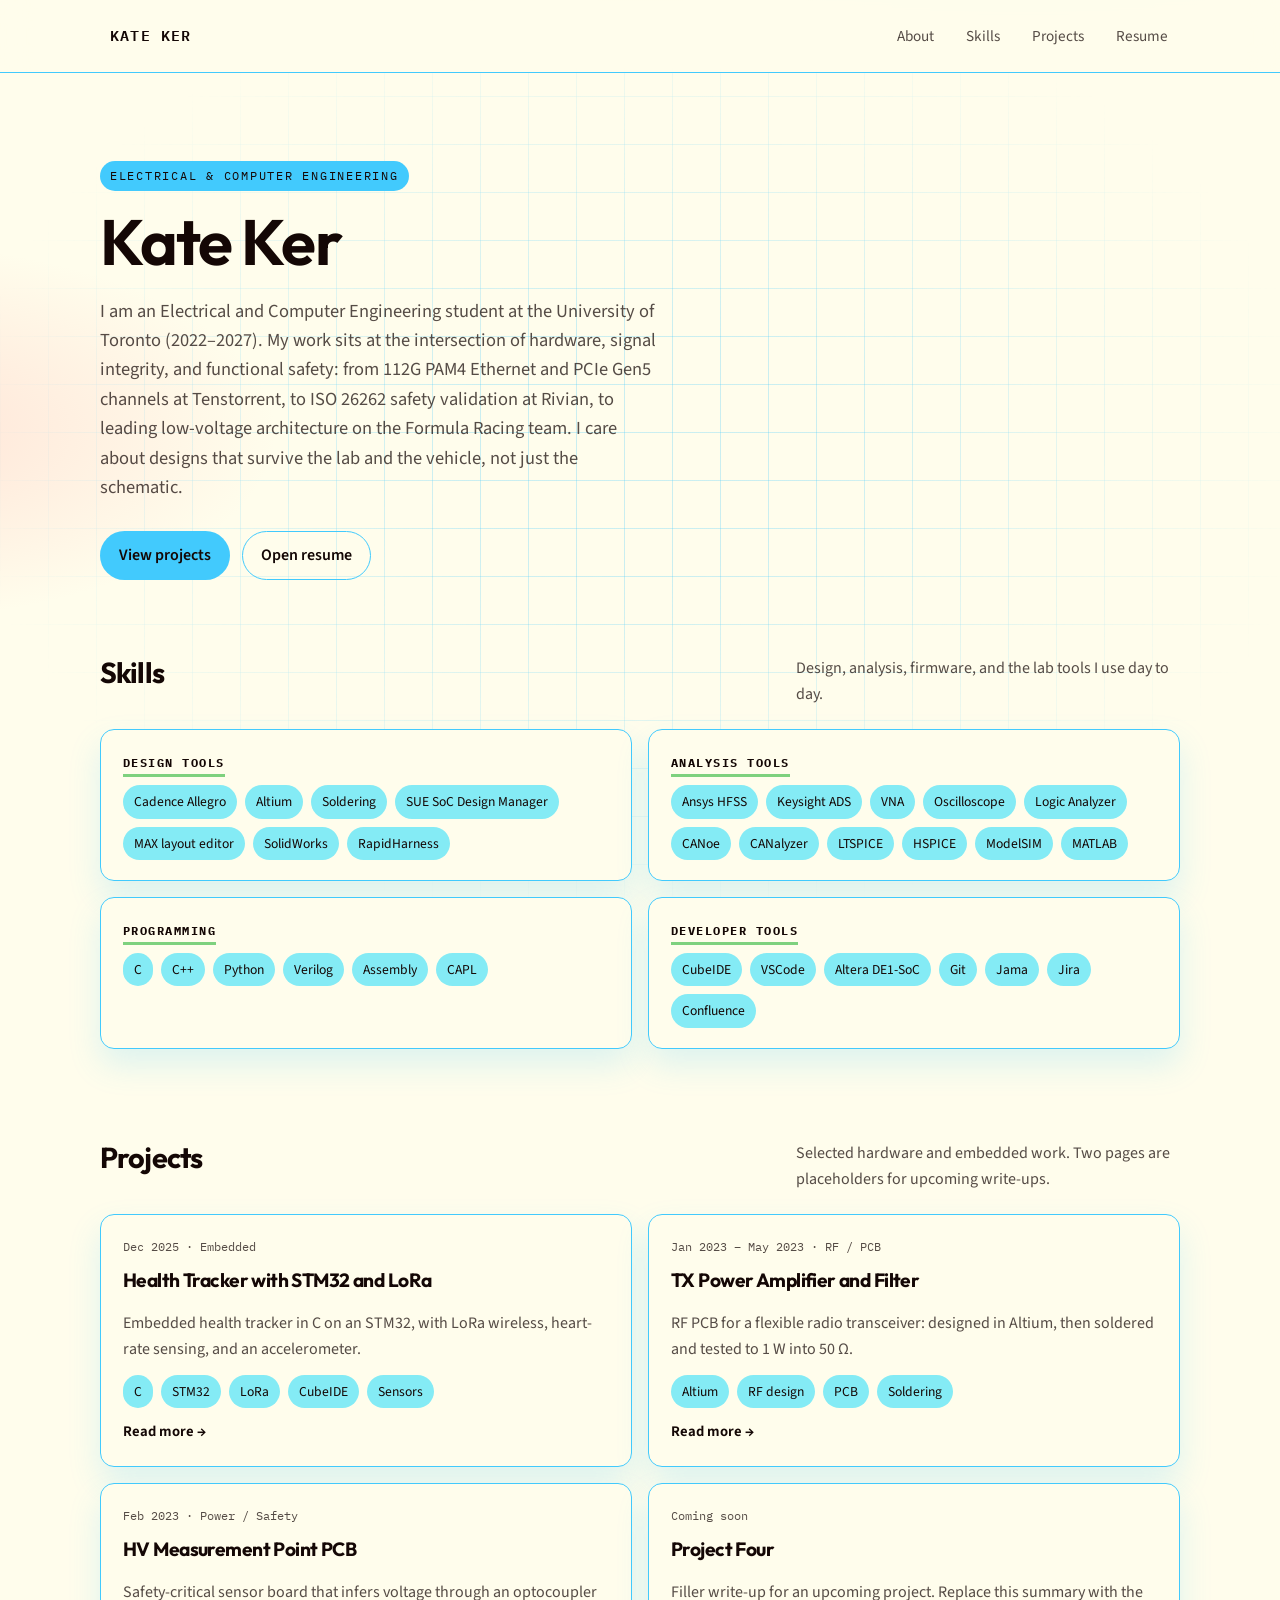
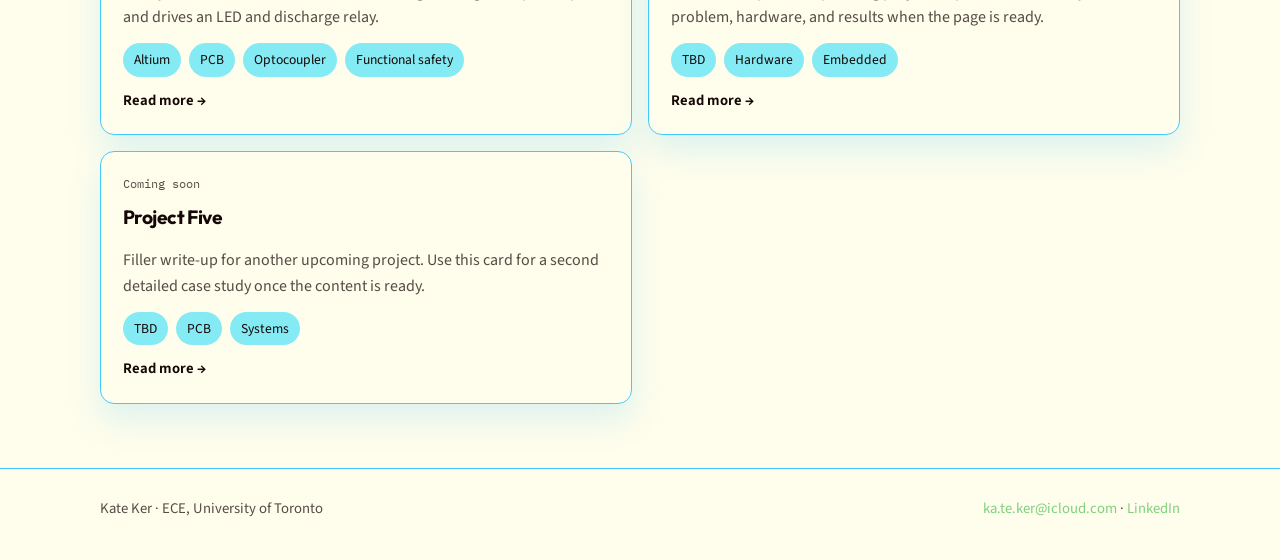
<file: index.html>
<!DOCTYPE html>
<html lang="en">
  <head>
    <meta charset="utf-8" />
    <meta name="viewport" content="width=device-width, initial-scale=1" />
    <title>Kate Ker | Electrical & Computer Engineering</title>
    <meta
      name="description"
      content="Portfolio of Kate Ker, Electrical and Computer Engineering student at the University of Toronto. Signal integrity, functional safety, PCB design, and embedded systems."
    />
    <link rel="preconnect" href="https://fonts.googleapis.com" />
    <link rel="preconnect" href="https://fonts.gstatic.com" crossorigin />
    <link
      href="https://fonts.googleapis.com/css2?family=IBM+Plex+Mono:wght@400;600&family=Outfit:wght@500;650&family=Source+Sans+3:wght@400;600;700&display=swap"
      rel="stylesheet"
    />
    <link rel="stylesheet" href="css/styles.css" />
  </head>
  <body>
    <div class="page-bg" aria-hidden="true"></div>
    <header class="site-header">
      <div class="wrap header-inner">
        <a class="logo" href="index.html">Kate Ker</a>
        <button class="nav-toggle" type="button" aria-expanded="false" aria-controls="site-nav">
          Menu
        </button>
        <nav class="nav" id="site-nav">
          <a href="#about">About</a>
          <a href="#skills">Skills</a>
          <a href="#projects">Projects</a>
          <a href="resume.html">Resume</a>
        </nav>
      </div>
    </header>

    <main>
      <section class="hero" id="about">
        <div class="wrap">
          <p class="kicker">Electrical &amp; Computer Engineering</p>
          <h1>Kate Ker</h1>
          <p class="lede">
            I am an Electrical and Computer Engineering student at the University of Toronto
            (2022–2027). My work sits at the intersection of hardware, signal integrity, and
            functional safety: from 112G PAM4 Ethernet and PCIe Gen5 channels at Tenstorrent, to
            ISO 26262 safety validation at Rivian, to leading low-voltage architecture on the
            Formula Racing team. I care about designs that survive the lab and the vehicle, not just
            the schematic.
          </p>
          <div class="hero-actions">
            <a class="btn btn-primary" href="#projects">View projects</a>
            <a class="btn btn-ghost" href="resume.html">Open resume</a>
          </div>
        </div>
      </section>

      <section id="skills">
        <div class="wrap">
          <div class="section-head">
            <h2>Skills</h2>
            <p>Design, analysis, firmware, and the lab tools I use day to day.</p>
          </div>
          <div class="skill-groups">
            <article class="skill-card">
              <h3>Design tools</h3>
              <div class="tags">
                <span class="tag">Cadence Allegro</span>
                <span class="tag">Altium</span>
                <span class="tag">Soldering</span>
                <span class="tag">SUE SoC Design Manager</span>
                <span class="tag">MAX layout editor</span>
                <span class="tag">SolidWorks</span>
                <span class="tag">RapidHarness</span>
              </div>
            </article>
            <article class="skill-card">
              <h3>Analysis tools</h3>
              <div class="tags">
                <span class="tag">Ansys HFSS</span>
                <span class="tag">Keysight ADS</span>
                <span class="tag">VNA</span>
                <span class="tag">Oscilloscope</span>
                <span class="tag">Logic Analyzer</span>
                <span class="tag">CANoe</span>
                <span class="tag">CANalyzer</span>
                <span class="tag">LTSPICE</span>
                <span class="tag">HSPICE</span>
                <span class="tag">ModelSIM</span>
                <span class="tag">MATLAB</span>
              </div>
            </article>
            <article class="skill-card">
              <h3>Programming</h3>
              <div class="tags">
                <span class="tag">C</span>
                <span class="tag">C++</span>
                <span class="tag">Python</span>
                <span class="tag">Verilog</span>
                <span class="tag">Assembly</span>
                <span class="tag">CAPL</span>
              </div>
            </article>
            <article class="skill-card">
              <h3>Developer tools</h3>
              <div class="tags">
                <span class="tag">CubeIDE</span>
                <span class="tag">VSCode</span>
                <span class="tag">Altera DE1-SoC</span>
                <span class="tag">Git</span>
                <span class="tag">Jama</span>
                <span class="tag">Jira</span>
                <span class="tag">Confluence</span>
              </div>
            </article>
          </div>
        </div>
      </section>

      <section id="projects">
        <div class="wrap">
          <div class="section-head">
            <h2>Projects</h2>
            <p>Selected hardware and embedded work. Two pages are placeholders for upcoming write-ups.</p>
          </div>
          <div class="project-grid">
            <a class="project-card" href="projects/health-tracker.html">
              <p class="meta">Dec 2025 · Embedded</p>
              <h3>Health Tracker with STM32 and LoRa</h3>
              <p>
                Embedded health tracker in C on an STM32, with LoRa wireless, heart-rate sensing,
                and an accelerometer.
              </p>
              <div class="tags">
                <span class="tag">C</span>
                <span class="tag">STM32</span>
                <span class="tag">LoRa</span>
                <span class="tag">CubeIDE</span>
                <span class="tag">Sensors</span>
              </div>
              <span class="cta">Read more →</span>
            </a>

            <a class="project-card" href="projects/tx-power-amplifier.html">
              <p class="meta">Jan 2023 – May 2023 · RF / PCB</p>
              <h3>TX Power Amplifier and Filter</h3>
              <p>
                RF PCB for a flexible radio transceiver: designed in Altium, then soldered and
                tested to 1 W into 50 Ω.
              </p>
              <div class="tags">
                <span class="tag">Altium</span>
                <span class="tag">RF design</span>
                <span class="tag">PCB</span>
                <span class="tag">Soldering</span>
              </div>
              <span class="cta">Read more →</span>
            </a>

            <a class="project-card" href="projects/hv-measurement-pcb.html">
              <p class="meta">Feb 2023 · Power / Safety</p>
              <h3>HV Measurement Point PCB</h3>
              <p>
                Safety-critical sensor board that infers voltage through an optocoupler and drives
                an LED and discharge relay.
              </p>
              <div class="tags">
                <span class="tag">Altium</span>
                <span class="tag">PCB</span>
                <span class="tag">Optocoupler</span>
                <span class="tag">Functional safety</span>
              </div>
              <span class="cta">Read more →</span>
            </a>

            <a class="project-card" href="projects/project-four.html">
              <p class="meta">Coming soon</p>
              <h3>Project Four</h3>
              <p>
                Filler write-up for an upcoming project. Replace this summary with the problem,
                hardware, and results when the page is ready.
              </p>
              <div class="tags">
                <span class="tag">TBD</span>
                <span class="tag">Hardware</span>
                <span class="tag">Embedded</span>
              </div>
              <span class="cta">Read more →</span>
            </a>

            <a class="project-card" href="projects/project-five.html">
              <p class="meta">Coming soon</p>
              <h3>Project Five</h3>
              <p>
                Filler write-up for another upcoming project. Use this card for a second detailed
                case study once the content is ready.
              </p>
              <div class="tags">
                <span class="tag">TBD</span>
                <span class="tag">PCB</span>
                <span class="tag">Systems</span>
              </div>
              <span class="cta">Read more →</span>
            </a>
          </div>
        </div>
      </section>
    </main>

    <footer class="site-footer">
      <div class="wrap footer-inner">
        <span>Kate Ker · ECE, University of Toronto</span>
        <span>
          <a href="mailto:ka.te.ker@icloud.com">ka.te.ker@icloud.com</a>
          ·
          <a href="https://www.linkedin.com/in/kate-ker/" target="_blank" rel="noreferrer">LinkedIn</a>
        </span>
      </div>
    </footer>
    <script src="js/main.js"></script>
  </body>
</html>
</file>
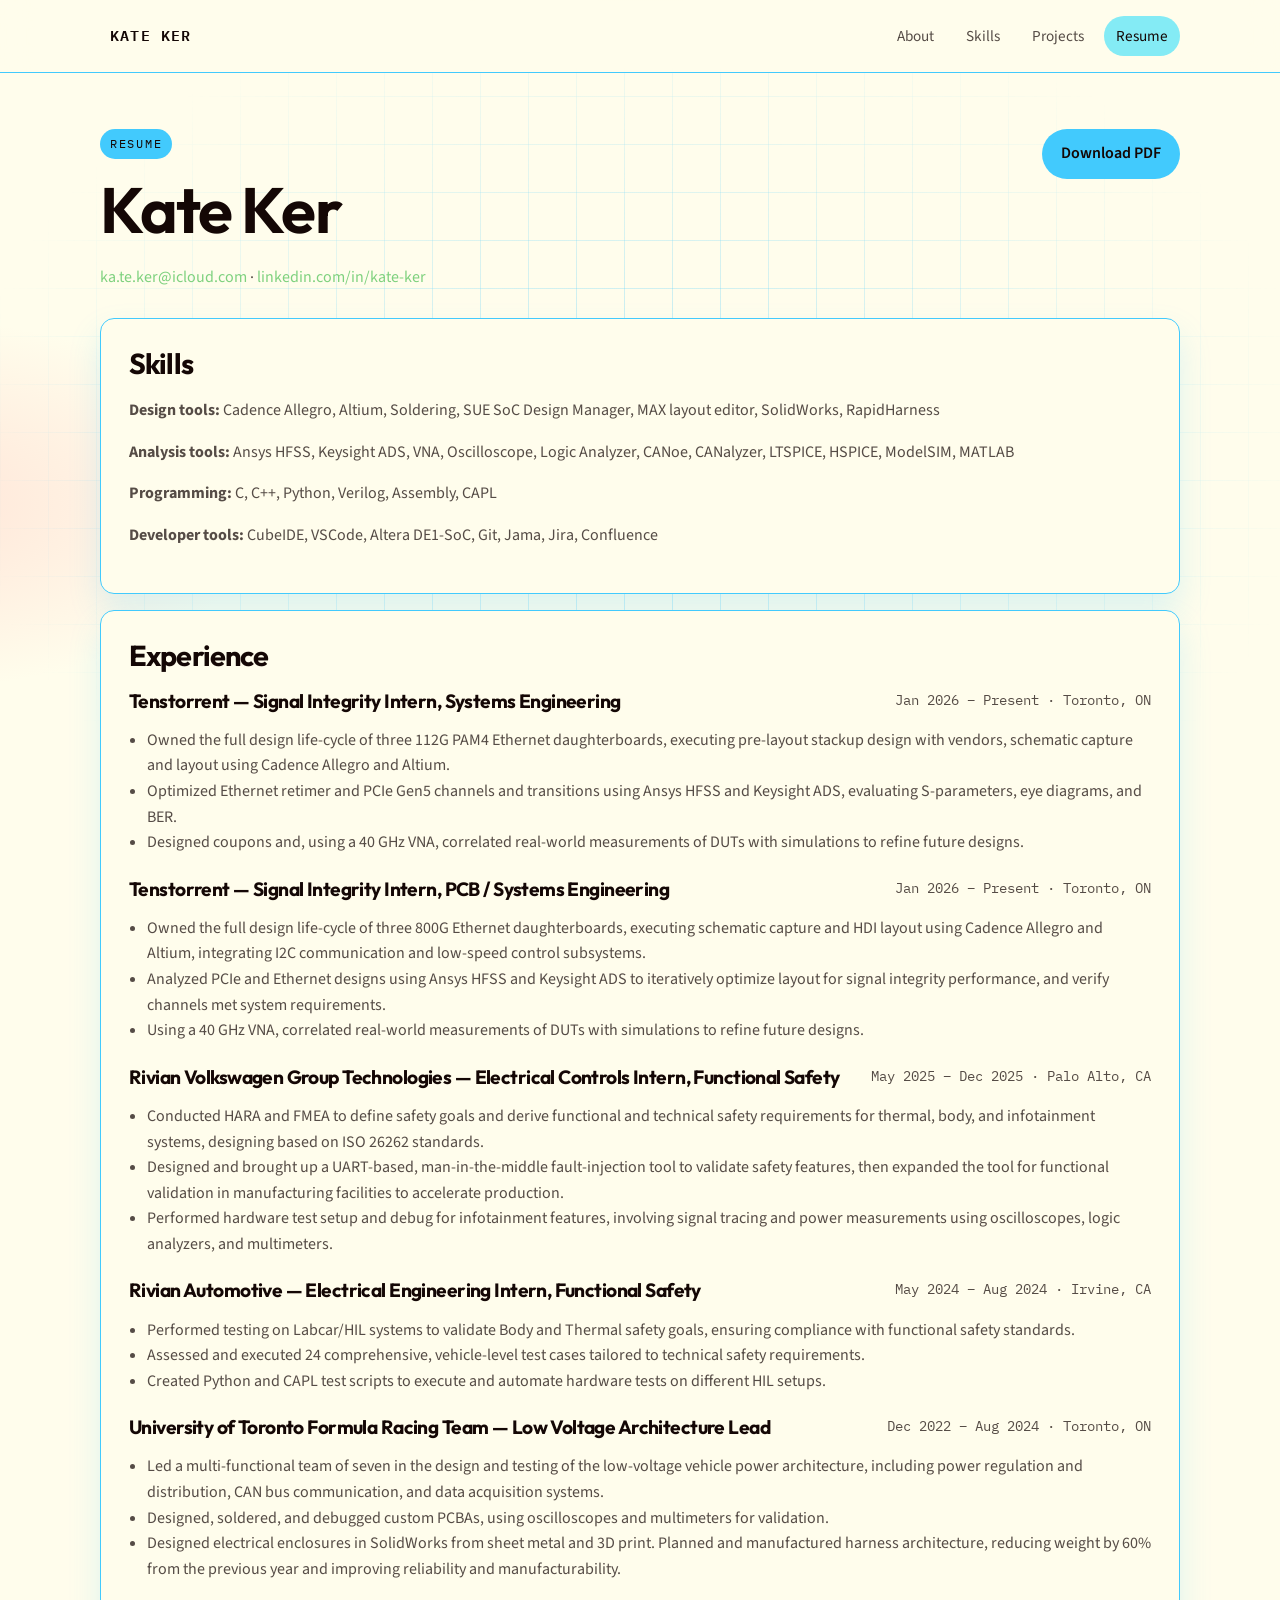
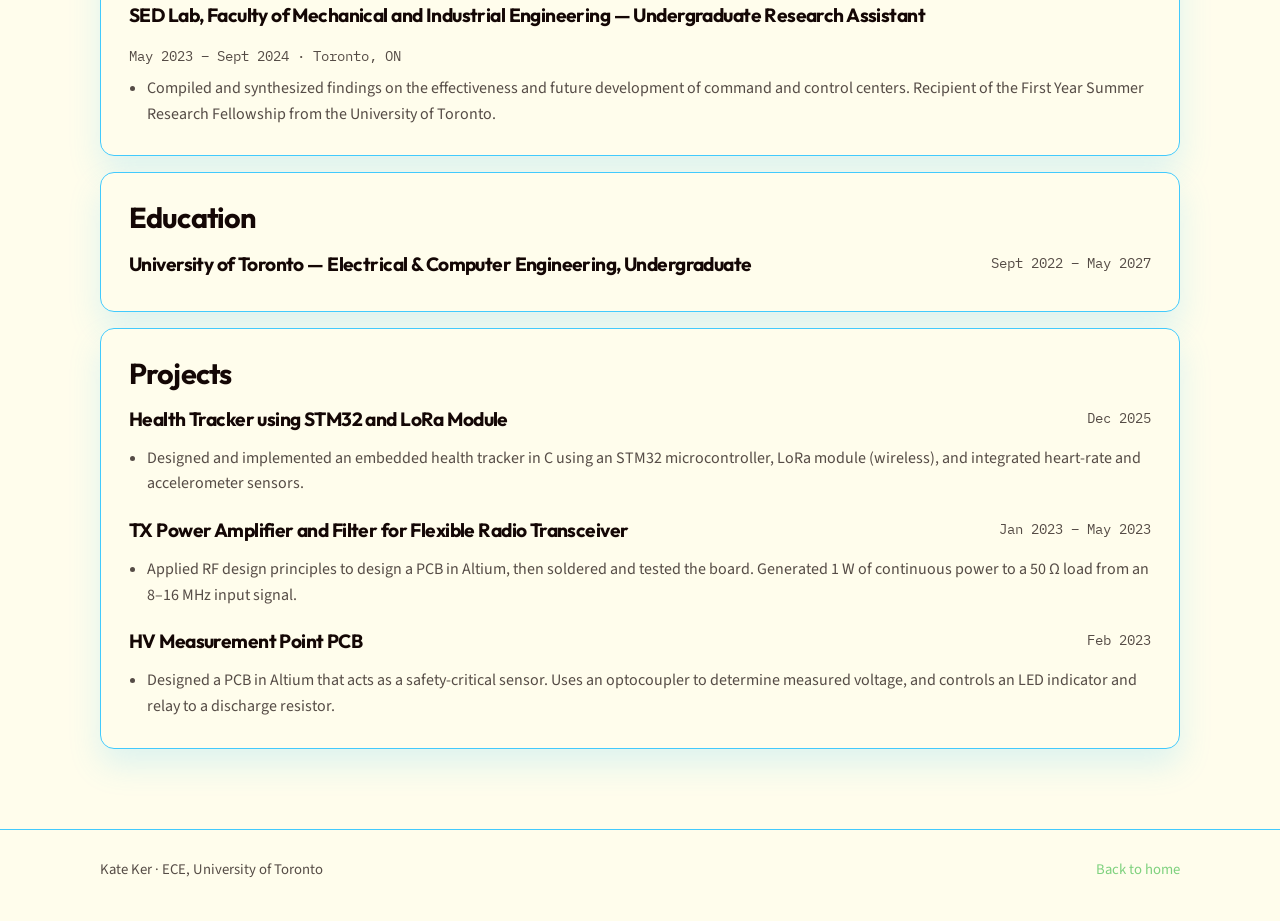
<file: resume.html>
<!DOCTYPE html>
<html lang="en">
  <head>
    <meta charset="utf-8" />
    <meta name="viewport" content="width=device-width, initial-scale=1" />
    <title>Resume | Kate Ker</title>
    <link rel="preconnect" href="https://fonts.googleapis.com" />
    <link rel="preconnect" href="https://fonts.gstatic.com" crossorigin />
    <link
      href="https://fonts.googleapis.com/css2?family=IBM+Plex+Mono:wght@400;600&family=Outfit:wght@500;650&family=Source+Sans+3:wght@400;600;700&display=swap"
      rel="stylesheet"
    />
    <link rel="stylesheet" href="css/styles.css" />
  </head>
  <body>
    <div class="page-bg" aria-hidden="true"></div>
    <header class="site-header">
      <div class="wrap header-inner">
        <a class="logo" href="index.html">Kate Ker</a>
        <button class="nav-toggle" type="button" aria-expanded="false" aria-controls="site-nav">
          Menu
        </button>
        <nav class="nav" id="site-nav">
          <a href="index.html#about">About</a>
          <a href="index.html#skills">Skills</a>
          <a href="index.html#projects">Projects</a>
          <a href="resume.html" aria-current="page">Resume</a>
        </nav>
      </div>
    </header>

    <main class="page">
      <div class="wrap">
        <div class="resume-top">
          <div>
            <p class="kicker">Resume</p>
            <h1>Kate Ker</h1>
            <p class="resume-contact">
              <a href="mailto:ka.te.ker@icloud.com">ka.te.ker@icloud.com</a>
              ·
              <a href="https://www.linkedin.com/in/kate-ker/" target="_blank" rel="noreferrer">linkedin.com/in/kate-ker</a>
            </p>
          </div>
          <a class="btn btn-primary" href="assets/Kate-Ker-Resume.pdf">Download PDF</a>
        </div>

        <article class="resume-block">
          <h2>Skills</h2>
          <p><strong>Design tools:</strong> Cadence Allegro, Altium, Soldering, SUE SoC Design Manager, MAX layout editor, SolidWorks, RapidHarness</p>
          <p><strong>Analysis tools:</strong> Ansys HFSS, Keysight ADS, VNA, Oscilloscope, Logic Analyzer, CANoe, CANalyzer, LTSPICE, HSPICE, ModelSIM, MATLAB</p>
          <p><strong>Programming:</strong> C, C++, Python, Verilog, Assembly, CAPL</p>
          <p><strong>Developer tools:</strong> CubeIDE, VSCode, Altera DE1-SoC, Git, Jama, Jira, Confluence</p>
        </article>

        <article class="resume-block">
          <h2>Experience</h2>

          <div class="resume-job">
            <div class="job-head">
              <h3>Tenstorrent — Signal Integrity Intern, Systems Engineering</h3>
              <span>Jan 2026 – Present · Toronto, ON</span>
            </div>
            <ul>
              <li>Owned the full design life-cycle of three 112G PAM4 Ethernet daughterboards, executing pre-layout stackup design with vendors, schematic capture and layout using Cadence Allegro and Altium.</li>
              <li>Optimized Ethernet retimer and PCIe Gen5 channels and transitions using Ansys HFSS and Keysight ADS, evaluating S-parameters, eye diagrams, and BER.</li>
              <li>Designed coupons and, using a 40 GHz VNA, correlated real-world measurements of DUTs with simulations to refine future designs.</li>
            </ul>
          </div>

          <div class="resume-job">
            <div class="job-head">
              <h3>Tenstorrent — Signal Integrity Intern, PCB / Systems Engineering</h3>
              <span>Jan 2026 – Present · Toronto, ON</span>
            </div>
            <ul>
              <li>Owned the full design life-cycle of three 800G Ethernet daughterboards, executing schematic capture and HDI layout using Cadence Allegro and Altium, integrating I2C communication and low-speed control subsystems.</li>
              <li>Analyzed PCIe and Ethernet designs using Ansys HFSS and Keysight ADS to iteratively optimize layout for signal integrity performance, and verify channels met system requirements.</li>
              <li>Using a 40 GHz VNA, correlated real-world measurements of DUTs with simulations to refine future designs.</li>
            </ul>
          </div>

          <div class="resume-job">
            <div class="job-head">
              <h3>Rivian Volkswagen Group Technologies — Electrical Controls Intern, Functional Safety</h3>
              <span>May 2025 – Dec 2025 · Palo Alto, CA</span>
            </div>
            <ul>
              <li>Conducted HARA and FMEA to define safety goals and derive functional and technical safety requirements for thermal, body, and infotainment systems, designing based on ISO 26262 standards.</li>
              <li>Designed and brought up a UART-based, man-in-the-middle fault-injection tool to validate safety features, then expanded the tool for functional validation in manufacturing facilities to accelerate production.</li>
              <li>Performed hardware test setup and debug for infotainment features, involving signal tracing and power measurements using oscilloscopes, logic analyzers, and multimeters.</li>
            </ul>
          </div>

          <div class="resume-job">
            <div class="job-head">
              <h3>Rivian Automotive — Electrical Engineering Intern, Functional Safety</h3>
              <span>May 2024 – Aug 2024 · Irvine, CA</span>
            </div>
            <ul>
              <li>Performed testing on Labcar/HIL systems to validate Body and Thermal safety goals, ensuring compliance with functional safety standards.</li>
              <li>Assessed and executed 24 comprehensive, vehicle-level test cases tailored to technical safety requirements.</li>
              <li>Created Python and CAPL test scripts to execute and automate hardware tests on different HIL setups.</li>
            </ul>
          </div>

          <div class="resume-job">
            <div class="job-head">
              <h3>University of Toronto Formula Racing Team — Low Voltage Architecture Lead</h3>
              <span>Dec 2022 – Aug 2024 · Toronto, ON</span>
            </div>
            <ul>
              <li>Led a multi-functional team of seven in the design and testing of the low-voltage vehicle power architecture, including power regulation and distribution, CAN bus communication, and data acquisition systems.</li>
              <li>Designed, soldered, and debugged custom PCBAs, using oscilloscopes and multimeters for validation.</li>
              <li>Designed electrical enclosures in SolidWorks from sheet metal and 3D print. Planned and manufactured harness architecture, reducing weight by 60% from the previous year and improving reliability and manufacturability.</li>
            </ul>
          </div>

          <div class="resume-job">
            <div class="job-head">
              <h3>SED Lab, Faculty of Mechanical and Industrial Engineering — Undergraduate Research Assistant</h3>
              <span>May 2023 – Sept 2024 · Toronto, ON</span>
            </div>
            <ul>
              <li>Compiled and synthesized findings on the effectiveness and future development of command and control centers. Recipient of the First Year Summer Research Fellowship from the University of Toronto.</li>
            </ul>
          </div>
        </article>

        <article class="resume-block">
          <h2>Education</h2>
          <div class="job-head">
            <h3>University of Toronto — Electrical &amp; Computer Engineering, Undergraduate</h3>
            <span>Sept 2022 – May 2027</span>
          </div>
        </article>

        <article class="resume-block">
          <h2>Projects</h2>
          <div class="resume-job">
            <div class="job-head">
              <h3>Health Tracker using STM32 and LoRa Module</h3>
              <span>Dec 2025</span>
            </div>
            <ul>
              <li>Designed and implemented an embedded health tracker in C using an STM32 microcontroller, LoRa module (wireless), and integrated heart-rate and accelerometer sensors.</li>
            </ul>
          </div>
          <div class="resume-job">
            <div class="job-head">
              <h3>TX Power Amplifier and Filter for Flexible Radio Transceiver</h3>
              <span>Jan 2023 – May 2023</span>
            </div>
            <ul>
              <li>Applied RF design principles to design a PCB in Altium, then soldered and tested the board. Generated 1 W of continuous power to a 50 Ω load from an 8–16 MHz input signal.</li>
            </ul>
          </div>
          <div class="resume-job">
            <div class="job-head">
              <h3>HV Measurement Point PCB</h3>
              <span>Feb 2023</span>
            </div>
            <ul>
              <li>Designed a PCB in Altium that acts as a safety-critical sensor. Uses an optocoupler to determine measured voltage, and controls an LED indicator and relay to a discharge resistor.</li>
            </ul>
          </div>
        </article>
      </div>
    </main>

    <footer class="site-footer">
      <div class="wrap footer-inner">
        <span>Kate Ker · ECE, University of Toronto</span>
        <a href="index.html">Back to home</a>
      </div>
    </footer>
    <script src="js/main.js"></script>
  </body>
</html>
</file>
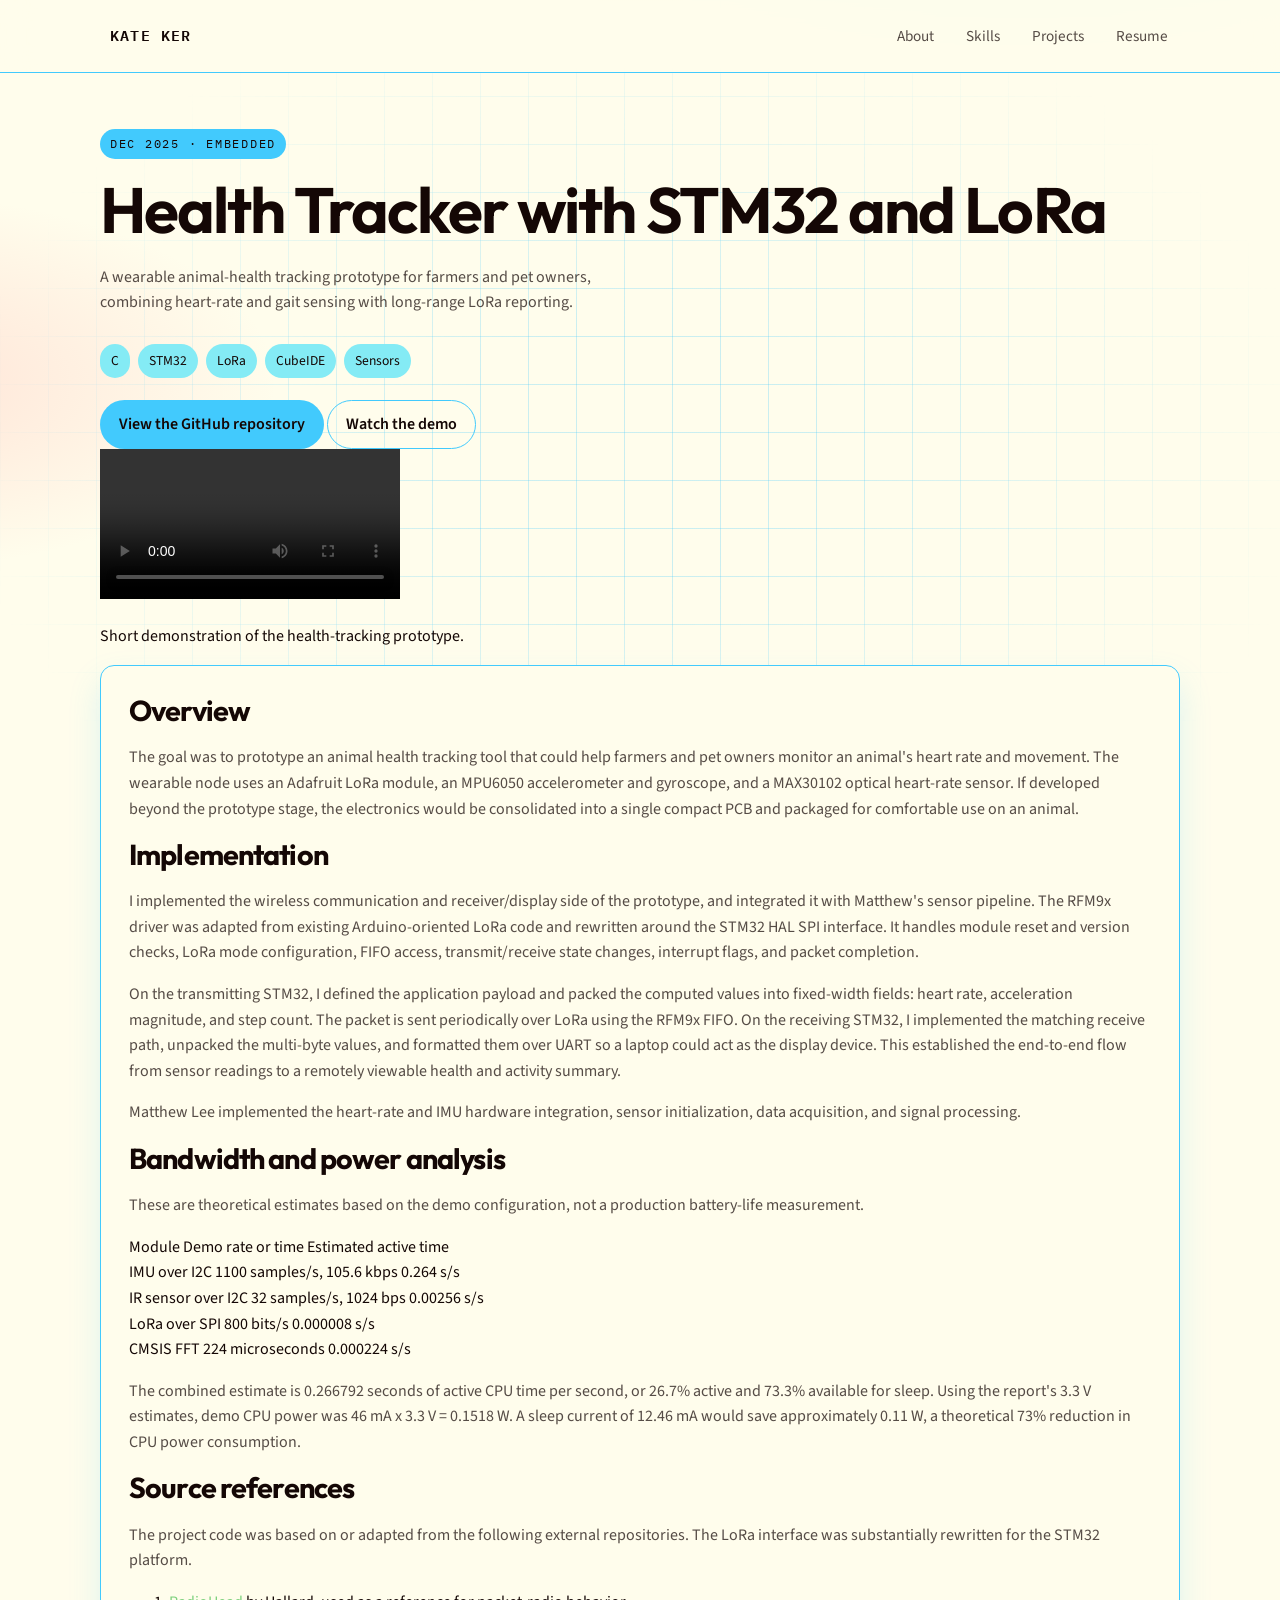
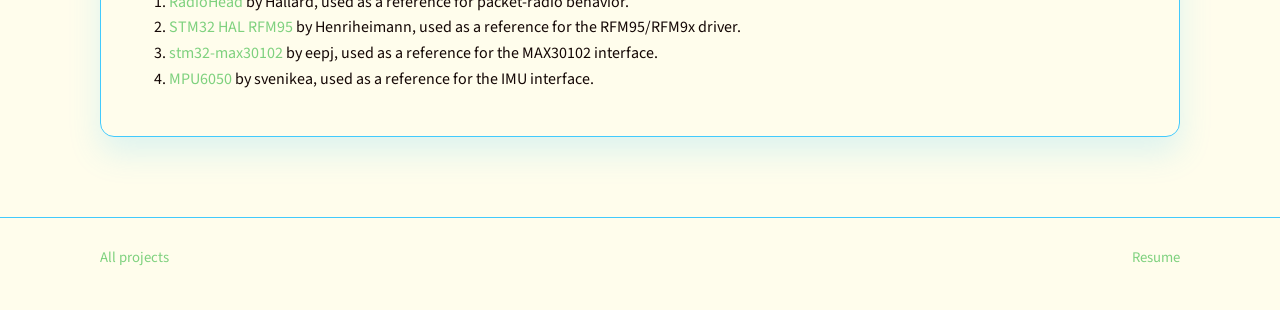
<file: projects/health-tracker.html>
<!DOCTYPE html>
<html lang="en">
  <head>
    <meta charset="utf-8" />
    <meta name="viewport" content="width=device-width, initial-scale=1" />
    <title>Health Tracker with STM32 and LoRa | Kate Ker</title>
    <link rel="preconnect" href="https://fonts.googleapis.com" />
    <link rel="preconnect" href="https://fonts.gstatic.com" crossorigin />
    <link
      href="https://fonts.googleapis.com/css2?family=IBM+Plex+Mono:wght@400;600&family=Outfit:wght@500;650&family=Source+Sans+3:wght@400;600;700&display=swap"
      rel="stylesheet"
    />
    <link rel="stylesheet" href="../css/styles.css" />
  </head>
  <body>
    <div class="page-bg" aria-hidden="true"></div>
    <header class="site-header">
      <div class="wrap header-inner">
        <a class="logo" href="../index.html">Kate Ker</a>
        <button class="nav-toggle" type="button" aria-expanded="false" aria-controls="site-nav">Menu</button>
        <nav class="nav" id="site-nav">
          <a href="../index.html#about">About</a>
          <a href="../index.html#skills">Skills</a>
          <a href="../index.html#projects">Projects</a>
          <a href="../resume.html">Resume</a>
        </nav>
      </div>
    </header>

    <main class="page">
      <div class="wrap">
        <p class="kicker">Dec 2025 · Embedded</p>
        <h1>Health Tracker with STM32 and LoRa</h1>
        <p class="page-intro">
          A wearable animal-health tracking prototype for farmers and pet owners, combining heart-rate
          and gait sensing with long-range LoRa reporting.
        </p>
        <div class="tags" style="margin-bottom: 22px">
          <span class="tag">C</span>
          <span class="tag">STM32</span>
          <span class="tag">LoRa</span>
          <span class="tag">CubeIDE</span>
          <span class="tag">Sensors</span>
        </div>
        <div class="project-actions">
          <a class="btn btn-primary" href="https://github.com/kate-omi/PetHealthTracker" target="_blank" rel="noreferrer">
            View the GitHub repository
          </a>
          <a class="btn btn-ghost" href="#demo">Watch the demo</a>
        </div>
        <div class="project-demo project-demo-top" id="demo">
          <video controls preload="metadata">
            <source src="../assets/Health-Tracker-Demo.MOV" type="video/quicktime" />
            Your browser does not support embedded video. <a href="../assets/Health-Tracker-Demo.MOV">View the demo video</a>.
          </video>
          <p class="project-demo-caption">Short demonstration of the health-tracking prototype.</p>
        </div>
        <article class="project-body">
          <h2>Overview</h2>
          <p>
            The goal was to prototype an animal health tracking tool that could help farmers and pet
            owners monitor an animal's heart rate and movement. The wearable node uses an Adafruit
            LoRa module, an MPU6050 accelerometer and gyroscope, and a MAX30102 optical heart-rate
            sensor. If developed beyond the prototype stage, the electronics would be consolidated
            into a single compact PCB and packaged for comfortable use on an animal.
          </p>
          <h2>Implementation</h2>
          <p>
            I implemented the wireless communication and receiver/display side of the prototype, and
            integrated it with Matthew's sensor pipeline. The RFM9x driver was adapted from existing
            Arduino-oriented LoRa code and rewritten around the STM32 HAL SPI interface. It handles
            module reset and version checks, LoRa mode configuration, FIFO access, transmit/receive
            state changes, interrupt flags, and packet completion.
          </p>
          <p>
            On the transmitting STM32, I defined the application payload and packed the computed values
            into fixed-width fields: heart rate, acceleration magnitude, and step count. The packet is
            sent periodically over LoRa using the RFM9x FIFO. On the receiving STM32, I implemented the
            matching receive path, unpacked the multi-byte values, and formatted them over UART so a
            laptop could act as the display device. This established the end-to-end flow from sensor
            readings to a remotely viewable health and activity summary.
          </p>
          <p>
            Matthew Lee implemented the heart-rate and IMU hardware integration, sensor initialization,
            data acquisition, and signal processing.
          </p>
          <h2>Bandwidth and power analysis</h2>
          <p>
            These are theoretical estimates based on the
            demo configuration, not a production battery-life measurement.
          </p>
          <div class="metrics-table" role="table" aria-label="Bandwidth and power analysis">
            <div class="metrics-row metrics-heading" role="row">
              <span role="columnheader">Module</span>
              <span role="columnheader">Demo rate or time</span>
              <span role="columnheader">Estimated active time</span>
            </div>
            <div class="metrics-row" role="row">
              <span role="cell">IMU over I2C</span>
              <span role="cell">1100 samples/s, 105.6 kbps</span>
              <span role="cell">0.264 s/s</span>
            </div>
            <div class="metrics-row" role="row">
              <span role="cell">IR sensor over I2C</span>
              <span role="cell">32 samples/s, 1024 bps</span>
              <span role="cell">0.00256 s/s</span>
            </div>
            <div class="metrics-row" role="row">
              <span role="cell">LoRa over SPI</span>
              <span role="cell">800 bits/s</span>
              <span role="cell">0.000008 s/s</span>
            </div>
            <div class="metrics-row" role="row">
              <span role="cell">CMSIS FFT</span>
              <span role="cell">224 microseconds</span>
              <span role="cell">0.000224 s/s</span>
            </div>
          </div>
          <p>
            The combined estimate is 0.266792 seconds of active CPU time per second, or 26.7% active
            and 73.3% available for sleep. Using the report's 3.3 V estimates, demo CPU power was
            46 mA x 3.3 V = 0.1518 W. A sleep current of 12.46 mA would save approximately 0.11 W,
            a theoretical 73% reduction in CPU power consumption.
          </p>
          <h2>Source references</h2>
          <p>
            The project code was based on or adapted from the following external repositories. The
            LoRa interface was substantially rewritten for the STM32 platform.
          </p>
          <ol class="source-list">
            <li><a href="https://github.com/hallard/RadioHead" target="_blank" rel="noreferrer">RadioHead</a> by Hallard, used as a reference for packet-radio behavior.</li>
            <li><a href="https://github.com/henriheimann/stm32-hal-rfm95" target="_blank" rel="noreferrer">STM32 HAL RFM95</a> by Henriheimann, used as a reference for the RFM95/RFM9x driver.</li>
            <li><a href="https://github.com/eepj/stm32-max30102" target="_blank" rel="noreferrer">stm32-max30102</a> by eepj, used as a reference for the MAX30102 interface.</li>
            <li><a href="https://github.com/svenikea/MPU6050" target="_blank" rel="noreferrer">MPU6050</a> by svenikea, used as a reference for the IMU interface.</li>
          </ol>
        </article>
      </div>
    </main>

    <footer class="site-footer">
      <div class="wrap footer-inner">
        <a href="../index.html#projects">All projects</a>
        <a href="../resume.html">Resume</a>
      </div>
    </footer>
    <script src="../js/main.js"></script>
  </body>
</html>
</file>
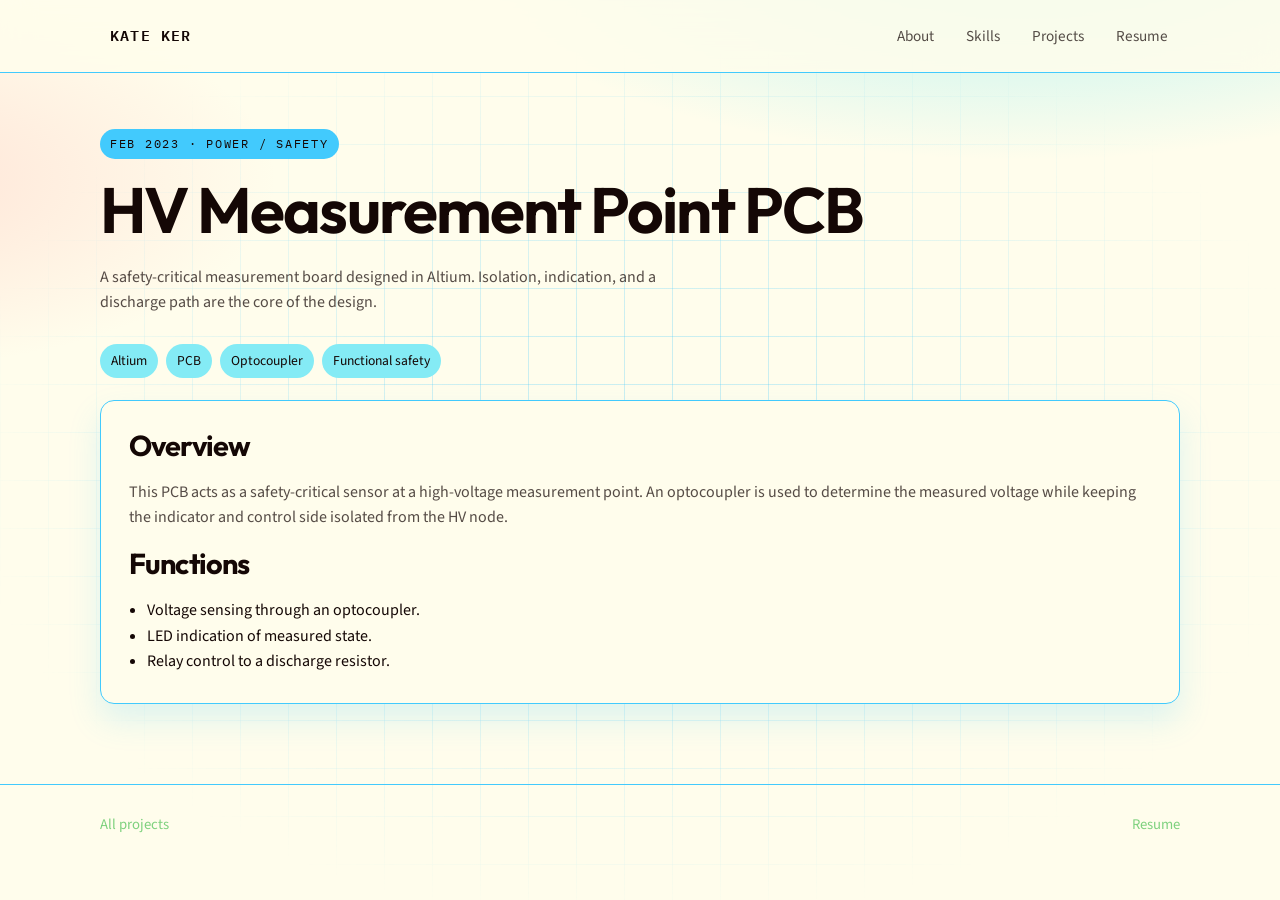
<file: projects/hv-measurement-pcb.html>
<!DOCTYPE html>
<html lang="en">
  <head>
    <meta charset="utf-8" />
    <meta name="viewport" content="width=device-width, initial-scale=1" />
    <title>HV Measurement Point PCB | Kate Ker</title>
    <link rel="preconnect" href="https://fonts.googleapis.com" />
    <link rel="preconnect" href="https://fonts.gstatic.com" crossorigin />
    <link
      href="https://fonts.googleapis.com/css2?family=IBM+Plex+Mono:wght@400;600&family=Outfit:wght@500;650&family=Source+Sans+3:wght@400;600;700&display=swap"
      rel="stylesheet"
    />
    <link rel="stylesheet" href="../css/styles.css" />
  </head>
  <body>
    <div class="page-bg" aria-hidden="true"></div>
    <header class="site-header">
      <div class="wrap header-inner">
        <a class="logo" href="../index.html">Kate Ker</a>
        <button class="nav-toggle" type="button" aria-expanded="false" aria-controls="site-nav">Menu</button>
        <nav class="nav" id="site-nav">
          <a href="../index.html#about">About</a>
          <a href="../index.html#skills">Skills</a>
          <a href="../index.html#projects">Projects</a>
          <a href="../resume.html">Resume</a>
        </nav>
      </div>
    </header>

    <main class="page">
      <div class="wrap">
        <p class="kicker">Feb 2023 · Power / Safety</p>
        <h1>HV Measurement Point PCB</h1>
        <p class="page-intro">
          A safety-critical measurement board designed in Altium. Isolation, indication, and a
          discharge path are the core of the design.
        </p>
        <div class="tags" style="margin-bottom: 22px">
          <span class="tag">Altium</span>
          <span class="tag">PCB</span>
          <span class="tag">Optocoupler</span>
          <span class="tag">Functional safety</span>
        </div>
        <article class="project-body">
          <h2>Overview</h2>
          <p>
            This PCB acts as a safety-critical sensor at a high-voltage measurement point. An
            optocoupler is used to determine the measured voltage while keeping the indicator and
            control side isolated from the HV node.
          </p>
          <h2>Functions</h2>
          <ul>
            <li>Voltage sensing through an optocoupler.</li>
            <li>LED indication of measured state.</li>
            <li>Relay control to a discharge resistor.</li>
          </ul>
        </article>
      </div>
    </main>

    <footer class="site-footer">
      <div class="wrap footer-inner">
        <a href="../index.html#projects">All projects</a>
        <a href="../resume.html">Resume</a>
      </div>
    </footer>
    <script src="../js/main.js"></script>
  </body>
</html>
</file>
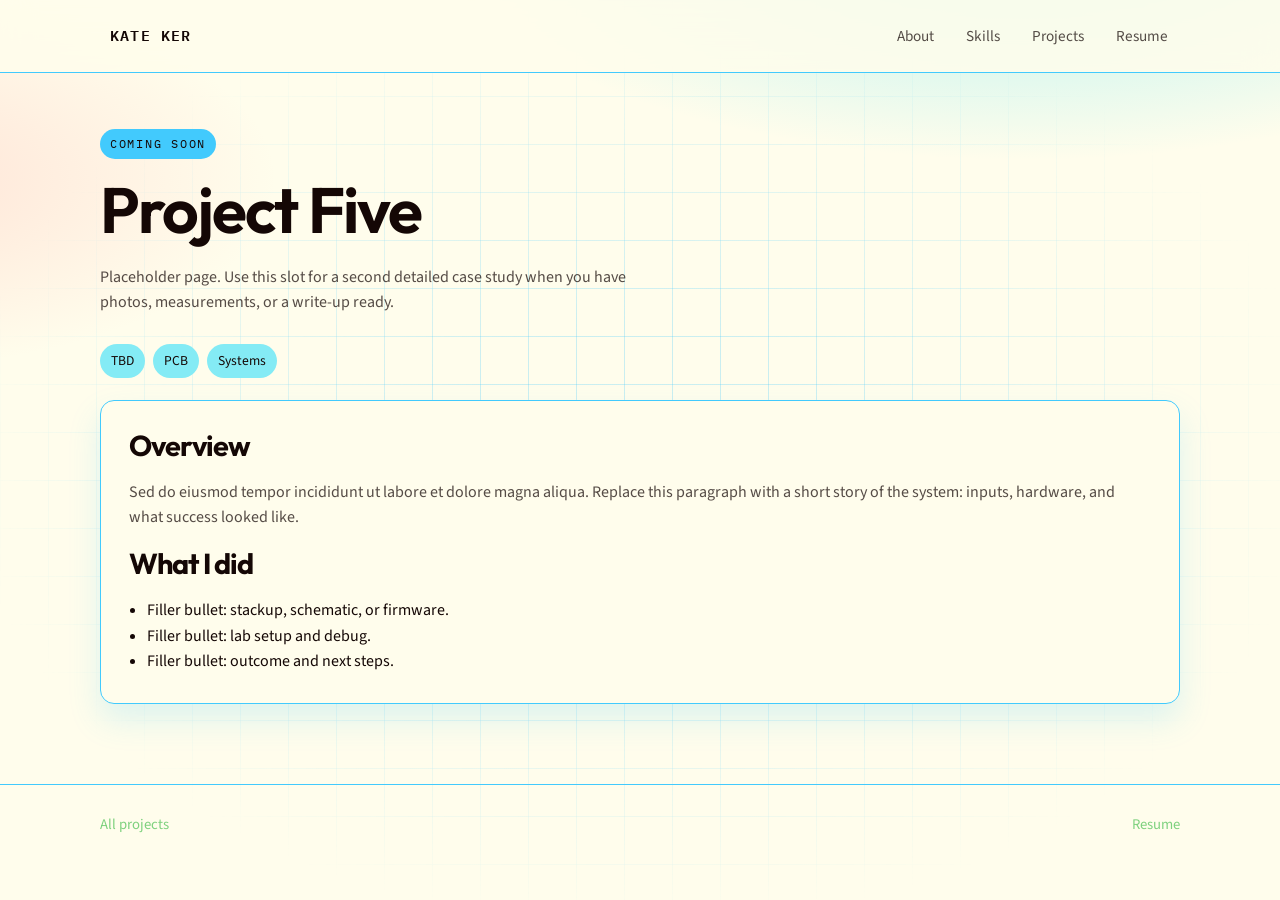
<file: projects/project-five.html>
<!DOCTYPE html>
<html lang="en">
  <head>
    <meta charset="utf-8" />
    <meta name="viewport" content="width=device-width, initial-scale=1" />
    <title>Project Five | Kate Ker</title>
    <link rel="preconnect" href="https://fonts.googleapis.com" />
    <link rel="preconnect" href="https://fonts.gstatic.com" crossorigin />
    <link
      href="https://fonts.googleapis.com/css2?family=IBM+Plex+Mono:wght@400;600&family=Outfit:wght@500;650&family=Source+Sans+3:wght@400;600;700&display=swap"
      rel="stylesheet"
    />
    <link rel="stylesheet" href="../css/styles.css" />
  </head>
  <body>
    <div class="page-bg" aria-hidden="true"></div>
    <header class="site-header">
      <div class="wrap header-inner">
        <a class="logo" href="../index.html">Kate Ker</a>
        <button class="nav-toggle" type="button" aria-expanded="false" aria-controls="site-nav">Menu</button>
        <nav class="nav" id="site-nav">
          <a href="../index.html#about">About</a>
          <a href="../index.html#skills">Skills</a>
          <a href="../index.html#projects">Projects</a>
          <a href="../resume.html">Resume</a>
        </nav>
      </div>
    </header>

    <main class="page">
      <div class="wrap">
        <p class="kicker">Coming soon</p>
        <h1>Project Five</h1>
        <p class="page-intro">
          Placeholder page. Use this slot for a second detailed case study when you have photos,
          measurements, or a write-up ready.
        </p>
        <div class="tags" style="margin-bottom: 22px">
          <span class="tag">TBD</span>
          <span class="tag">PCB</span>
          <span class="tag">Systems</span>
        </div>
        <article class="project-body">
          <h2>Overview</h2>
          <p>
            Sed do eiusmod tempor incididunt ut labore et dolore magna aliqua. Replace this
            paragraph with a short story of the system: inputs, hardware, and what success looked
            like.
          </p>
          <h2>What I did</h2>
          <ul>
            <li>Filler bullet: stackup, schematic, or firmware.</li>
            <li>Filler bullet: lab setup and debug.</li>
            <li>Filler bullet: outcome and next steps.</li>
          </ul>
        </article>
      </div>
    </main>

    <footer class="site-footer">
      <div class="wrap footer-inner">
        <a href="../index.html#projects">All projects</a>
        <a href="../resume.html">Resume</a>
      </div>
    </footer>
    <script src="../js/main.js"></script>
  </body>
</html>
</file>
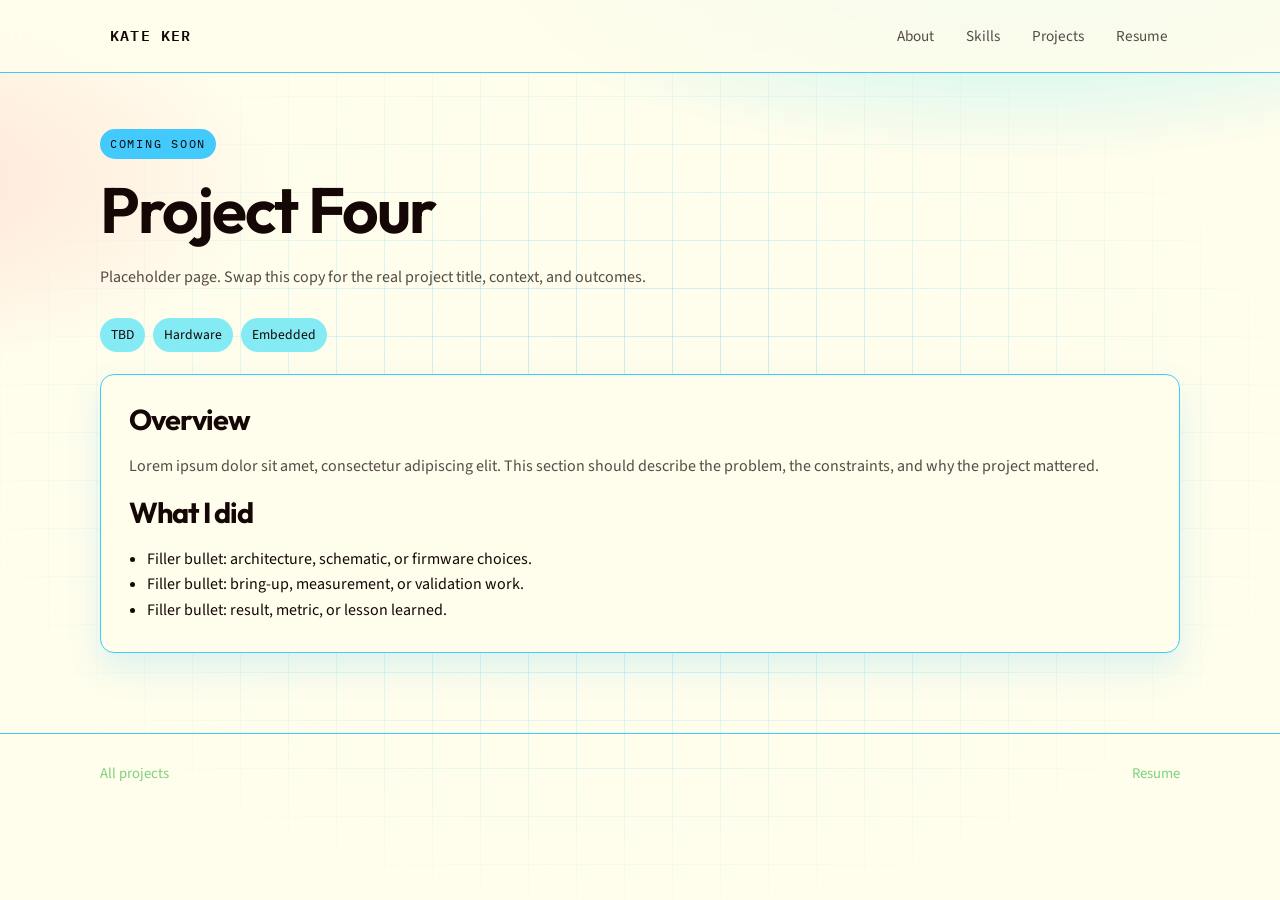
<file: projects/project-four.html>
<!DOCTYPE html>
<html lang="en">
  <head>
    <meta charset="utf-8" />
    <meta name="viewport" content="width=device-width, initial-scale=1" />
    <title>Project Four | Kate Ker</title>
    <link rel="preconnect" href="https://fonts.googleapis.com" />
    <link rel="preconnect" href="https://fonts.gstatic.com" crossorigin />
    <link
      href="https://fonts.googleapis.com/css2?family=IBM+Plex+Mono:wght@400;600&family=Outfit:wght@500;650&family=Source+Sans+3:wght@400;600;700&display=swap"
      rel="stylesheet"
    />
    <link rel="stylesheet" href="../css/styles.css" />
  </head>
  <body>
    <div class="page-bg" aria-hidden="true"></div>
    <header class="site-header">
      <div class="wrap header-inner">
        <a class="logo" href="../index.html">Kate Ker</a>
        <button class="nav-toggle" type="button" aria-expanded="false" aria-controls="site-nav">Menu</button>
        <nav class="nav" id="site-nav">
          <a href="../index.html#about">About</a>
          <a href="../index.html#skills">Skills</a>
          <a href="../index.html#projects">Projects</a>
          <a href="../resume.html">Resume</a>
        </nav>
      </div>
    </header>

    <main class="page">
      <div class="wrap">
        <p class="kicker">Coming soon</p>
        <h1>Project Four</h1>
        <p class="page-intro">
          Placeholder page. Swap this copy for the real project title, context, and outcomes.
        </p>
        <div class="tags" style="margin-bottom: 22px">
          <span class="tag">TBD</span>
          <span class="tag">Hardware</span>
          <span class="tag">Embedded</span>
        </div>
        <article class="project-body">
          <h2>Overview</h2>
          <p>
            Lorem ipsum dolor sit amet, consectetur adipiscing elit. This section should describe
            the problem, the constraints, and why the project mattered.
          </p>
          <h2>What I did</h2>
          <ul>
            <li>Filler bullet: architecture, schematic, or firmware choices.</li>
            <li>Filler bullet: bring-up, measurement, or validation work.</li>
            <li>Filler bullet: result, metric, or lesson learned.</li>
          </ul>
        </article>
      </div>
    </main>

    <footer class="site-footer">
      <div class="wrap footer-inner">
        <a href="../index.html#projects">All projects</a>
        <a href="../resume.html">Resume</a>
      </div>
    </footer>
    <script src="../js/main.js"></script>
  </body>
</html>
</file>
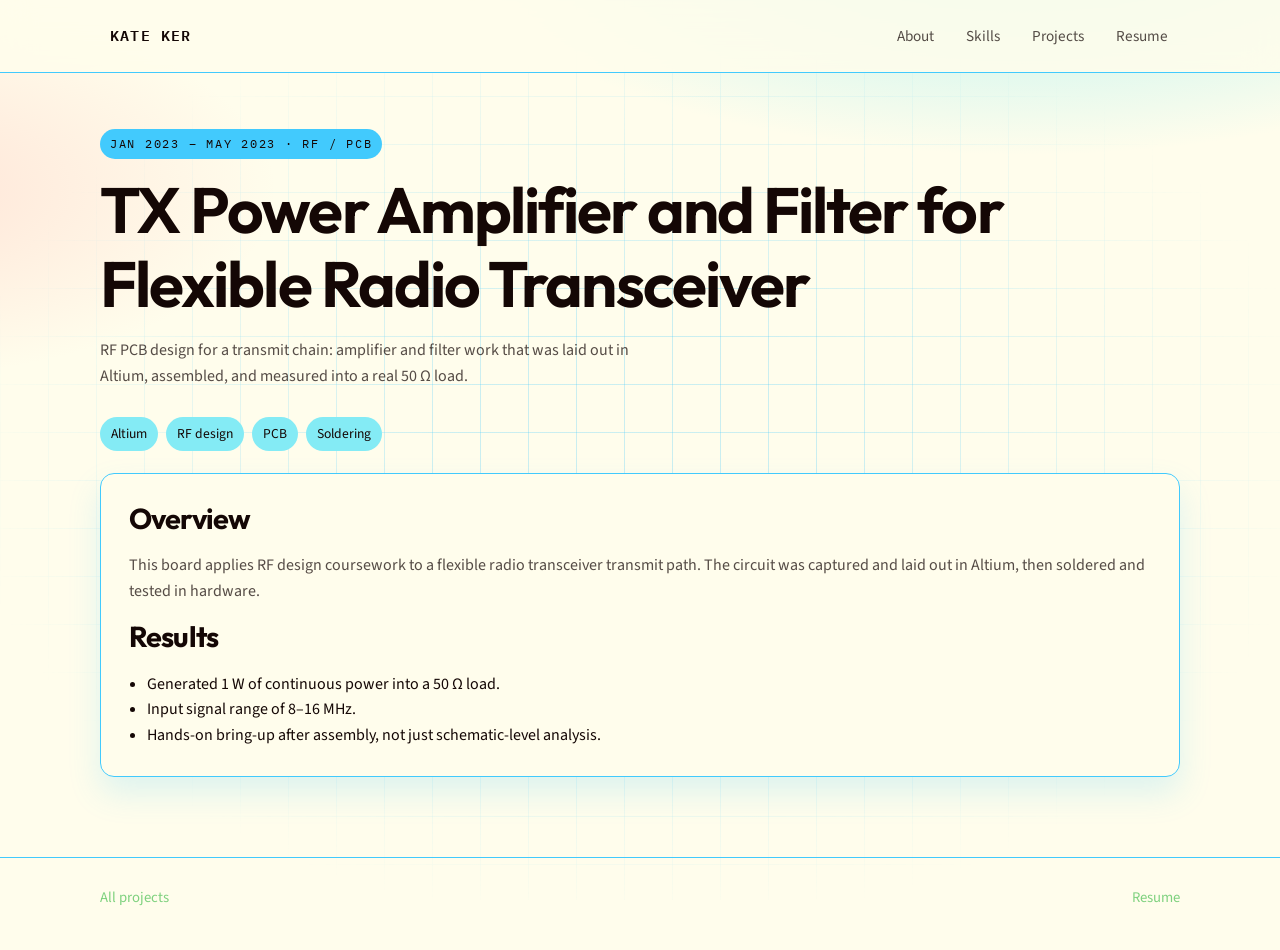
<file: projects/tx-power-amplifier.html>
<!DOCTYPE html>
<html lang="en">
  <head>
    <meta charset="utf-8" />
    <meta name="viewport" content="width=device-width, initial-scale=1" />
    <title>TX Power Amplifier and Filter | Kate Ker</title>
    <link rel="preconnect" href="https://fonts.googleapis.com" />
    <link rel="preconnect" href="https://fonts.gstatic.com" crossorigin />
    <link
      href="https://fonts.googleapis.com/css2?family=IBM+Plex+Mono:wght@400;600&family=Outfit:wght@500;650&family=Source+Sans+3:wght@400;600;700&display=swap"
      rel="stylesheet"
    />
    <link rel="stylesheet" href="../css/styles.css" />
  </head>
  <body>
    <div class="page-bg" aria-hidden="true"></div>
    <header class="site-header">
      <div class="wrap header-inner">
        <a class="logo" href="../index.html">Kate Ker</a>
        <button class="nav-toggle" type="button" aria-expanded="false" aria-controls="site-nav">Menu</button>
        <nav class="nav" id="site-nav">
          <a href="../index.html#about">About</a>
          <a href="../index.html#skills">Skills</a>
          <a href="../index.html#projects">Projects</a>
          <a href="../resume.html">Resume</a>
        </nav>
      </div>
    </header>

    <main class="page">
      <div class="wrap">
        <p class="kicker">Jan 2023 – May 2023 · RF / PCB</p>
        <h1>TX Power Amplifier and Filter for Flexible Radio Transceiver</h1>
        <p class="page-intro">
          RF PCB design for a transmit chain: amplifier and filter work that was laid out in Altium,
          assembled, and measured into a real 50 Ω load.
        </p>
        <div class="tags" style="margin-bottom: 22px">
          <span class="tag">Altium</span>
          <span class="tag">RF design</span>
          <span class="tag">PCB</span>
          <span class="tag">Soldering</span>
        </div>
        <article class="project-body">
          <h2>Overview</h2>
          <p>
            This board applies RF design coursework to a flexible radio transceiver transmit path.
            The circuit was captured and laid out in Altium, then soldered and tested in hardware.
          </p>
          <h2>Results</h2>
          <ul>
            <li>Generated 1 W of continuous power into a 50 Ω load.</li>
            <li>Input signal range of 8–16 MHz.</li>
            <li>Hands-on bring-up after assembly, not just schematic-level analysis.</li>
          </ul>
        </article>
      </div>
    </main>

    <footer class="site-footer">
      <div class="wrap footer-inner">
        <a href="../index.html#projects">All projects</a>
        <a href="../resume.html">Resume</a>
      </div>
    </footer>
    <script src="../js/main.js"></script>
  </body>
</html>
</file>
<file: css/styles.css>
:root {
  --sky: #42cafd;
  --aqua: #84ebf5;
  --mint: #7ed17e;
  --cream: #f6efa6;
  --coral: #ffa09d;
  --bg: #fffdec;
  --bg-elevated: #f6efa6;
  --bg-card: #fffdec;
  --line: #42cafd;
  --text: #140705;
  --muted: rgba(20, 7, 5, 0.72);
  --accent: #42cafd;
  --accent-2: #7ed17e;
  --accent-3: #ffa09d;
  --shadow: 0 16px 32px rgba(66, 202, 253, 0.18);
  --radius: 14px;
  --max: 1080px;
  --nav-h: 72px;
}

*,
*::before,
*::after {
  box-sizing: border-box;
}

html {
  scroll-behavior: smooth;
  scroll-padding-top: calc(var(--nav-h) + 12px);
}

section {
  padding: 28px 0 64px;
  scroll-margin-top: calc(var(--nav-h) + 12px);
}

body {
  margin: 0;
  font-family: "Source Sans 3", "Segoe UI", sans-serif;
  color: var(--text);
  background:
    radial-gradient(1200px 500px at 80% -10%, rgba(132, 235, 245, 0.7), transparent 50%),
    radial-gradient(900px 420px at -10% 20%, rgba(255, 160, 157, 0.28), transparent 45%),
    var(--bg);
  line-height: 1.6;
  min-height: 100vh;
}

.page-bg {
  position: fixed;
  inset: 0;
  pointer-events: none;
  background-image:
    linear-gradient(rgba(66, 202, 253, 0.28) 1px, transparent 1px),
    linear-gradient(90deg, rgba(66, 202, 253, 0.28) 1px, transparent 1px);
  background-size: 48px 48px;
  mask-image: radial-gradient(ellipse at center, black 20%, transparent 75%);
  z-index: -1;
}

a {
  color: var(--accent-2);
  text-decoration: none;
}

a:hover {
  text-decoration: underline;
}

img {
  max-width: 100%;
}

.wrap {
  width: min(var(--max), calc(100% - 40px));
  margin: 0 auto;
}

.site-header {
  position: sticky;
  top: 0;
  z-index: 20;
  backdrop-filter: blur(16px);
  background: rgba(255, 253, 236, 0.86);
  border-bottom: 1px solid var(--line);
}

.header-inner {
  height: var(--nav-h);
  display: flex;
  align-items: center;
  justify-content: space-between;
  gap: 16px;
}

.logo {
  font-family: "IBM Plex Mono", ui-monospace, monospace;
  font-weight: 600;
  letter-spacing: 0.08em;
  text-transform: uppercase;
  color: var(--text);
  font-size: 0.92rem;
  padding: 6px 10px;
  border-radius: 999px;
}

.logo:hover {
  text-decoration: none;
  color: var(--text);
  background: var(--coral);
}

.nav {
  display: flex;
  align-items: center;
  gap: 8px;
}

.nav a {
  color: var(--muted);
  padding: 8px 12px;
  border-radius: 999px;
  font-size: 0.95rem;
}

.nav a:hover,
.nav a[aria-current="page"] {
  color: var(--text);
  background: var(--aqua);
  text-decoration: none;
}

.nav-toggle {
  display: none;
  background: transparent;
  border: 1px solid var(--line);
  color: var(--text);
  border-radius: 8px;
  padding: 8px 10px;
  cursor: pointer;
}

.hero {
  padding: 88px 0 48px;
}

.kicker {
  font-family: "IBM Plex Mono", ui-monospace, monospace;
  display: inline-block;
  background: var(--sky);
  color: var(--text);
  font-size: 0.78rem;
  letter-spacing: 0.14em;
  text-transform: uppercase;
  margin: 0 0 14px;
  padding: 5px 10px;
  border-radius: 999px;
}

h1,
h2,
h3 {
  font-family: "Outfit", "Source Sans 3", sans-serif;
  letter-spacing: -0.03em;
  line-height: 1.15;
}

h1 {
  font-size: clamp(2.4rem, 5vw, 4.2rem);
  margin: 0 0 18px;
  font-weight: 650;
}

h2 {
  font-size: 1.8rem;
  margin: 0 0 18px;
}

h3 {
  font-size: 1.2rem;
  margin: 0 0 8px;
}

.lede {
  font-size: 1.15rem;
  color: var(--muted);
  max-width: 62ch;
  margin: 0 0 28px;
}

.hero-actions {
  display: flex;
  flex-wrap: wrap;
  gap: 12px;
}

.btn {
  display: inline-flex;
  align-items: center;
  gap: 8px;
  border-radius: 999px;
  padding: 11px 18px;
  font-weight: 600;
  border: 1px solid transparent;
}

.btn:hover {
  text-decoration: none;
}

.btn-primary {
  background: var(--sky);
  color: var(--text);
}

.btn-primary:hover {
  filter: brightness(1.08);
}

.btn-ghost {
  border-color: var(--line);
  color: var(--text);
  background: transparent;
}

.btn-ghost:hover {
  border-color: var(--coral);
  color: var(--text);
  background: rgba(255, 160, 157, 0.35);
}

.section-head {
  display: flex;
  align-items: end;
  justify-content: space-between;
  gap: 16px;
  margin-bottom: 22px;
}

.section-head p {
  margin: 0;
  color: var(--muted);
  max-width: 48ch;
}

.skill-groups {
  display: grid;
  grid-template-columns: repeat(2, minmax(0, 1fr));
  gap: 16px;
}

.skill-card,
.project-card,
.resume-block,
.project-body {
  background: var(--bg-card);
  border: 1px solid var(--line);
  border-radius: var(--radius);
  box-shadow: var(--shadow);
}

.skill-card {
  padding: 20px 22px;
}

.skill-card h3 {
  font-family: "IBM Plex Mono", ui-monospace, monospace;
  font-size: 0.78rem;
  letter-spacing: 0.12em;
  text-transform: uppercase;
  color: var(--text);
  display: inline-block;
  border-bottom: 3px solid var(--mint);
  padding-bottom: 4px;
}

.tags {
  display: flex;
  flex-wrap: wrap;
  gap: 8px;
}

.tag {
  font-size: 0.85rem;
  color: var(--text);
  background: var(--aqua);
  border: 1px solid transparent;
  border-radius: 999px;
  padding: 5px 10px;
}

.project-grid {
  display: grid;
  grid-template-columns: repeat(2, minmax(0, 1fr));
  gap: 16px;
}

.project-card {
  padding: 22px;
  display: flex;
  flex-direction: column;
  gap: 12px;
  color: inherit;
  min-height: 230px;
  transition: transform 0.18s ease, border-color 0.18s ease;
}

.project-card:hover {
  transform: translateY(-3px);
  border-color: var(--mint);
  text-decoration: none;
}

.project-card .meta {
  font-family: "IBM Plex Mono", ui-monospace, monospace;
  font-size: 0.78rem;
  color: var(--muted);
}

.project-card p {
  margin: 0;
  color: var(--muted);
  flex: 1;
}

.project-card .cta {
  color: var(--text);
  font-weight: 650;
  font-size: 0.92rem;
}

.page {
  padding: 56px 0 80px;
}

.page-intro {
  max-width: 70ch;
  color: var(--muted);
  margin-bottom: 28px;
}

.project-body,
.resume-block {
  padding: 28px;
}

.project-body p,
.resume-block p,
.resume-block li {
  color: var(--muted);
}

.resume-top {
  display: flex;
  justify-content: space-between;
  gap: 18px;
  align-items: start;
  flex-wrap: wrap;
  margin-bottom: 28px;
}

.resume-contact {
  color: var(--muted);
  margin: 8px 0 0;
}

.resume-block + .resume-block {
  margin-top: 16px;
}

.resume-job {
  margin-bottom: 22px;
}

.resume-job:last-child {
  margin-bottom: 0;
}

.job-head {
  display: flex;
  justify-content: space-between;
  gap: 12px;
  flex-wrap: wrap;
}

.job-head span {
  color: var(--muted);
  font-family: "IBM Plex Mono", ui-monospace, monospace;
  font-size: 0.85rem;
}

.resume-job ul,
.project-body ul {
  margin: 8px 0 0;
  padding-left: 18px;
}

.site-footer {
  border-top: 1px solid var(--line);
  padding: 28px 0 40px;
  color: var(--muted);
  font-size: 0.92rem;
}

.footer-inner {
  display: flex;
  justify-content: space-between;
  gap: 12px;
  flex-wrap: wrap;
}

@media (max-width: 800px) {
  .skill-groups,
  .project-grid {
    grid-template-columns: 1fr;
  }

  .nav-toggle {
    display: inline-flex;
  }

  .nav {
    display: none;
    position: absolute;
    top: var(--nav-h);
    left: 0;
    right: 0;
    background: rgba(255, 253, 236, 0.98);
    border-bottom: 1px solid var(--line);
    padding: 12px 20px 18px;
    flex-direction: column;
    align-items: stretch;
  }

  .nav.open {
    display: flex;
  }
}
</file>
